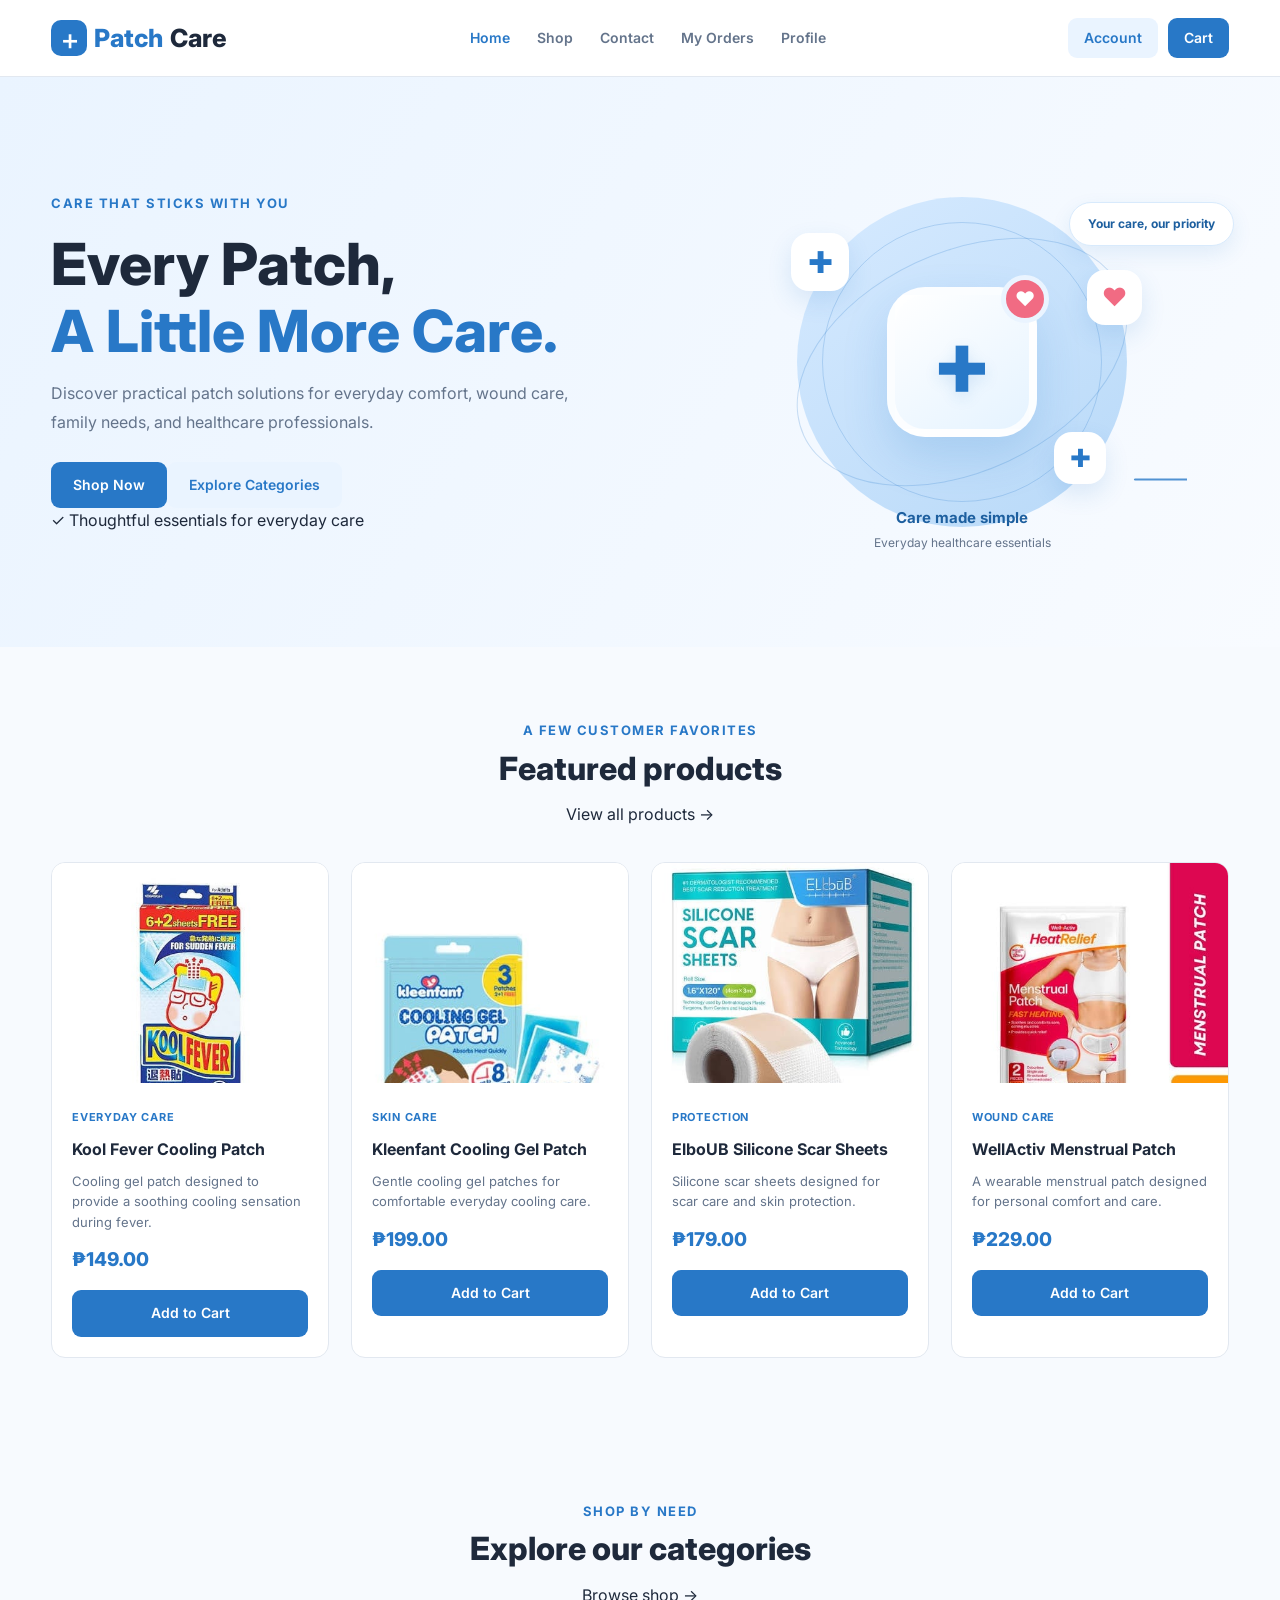
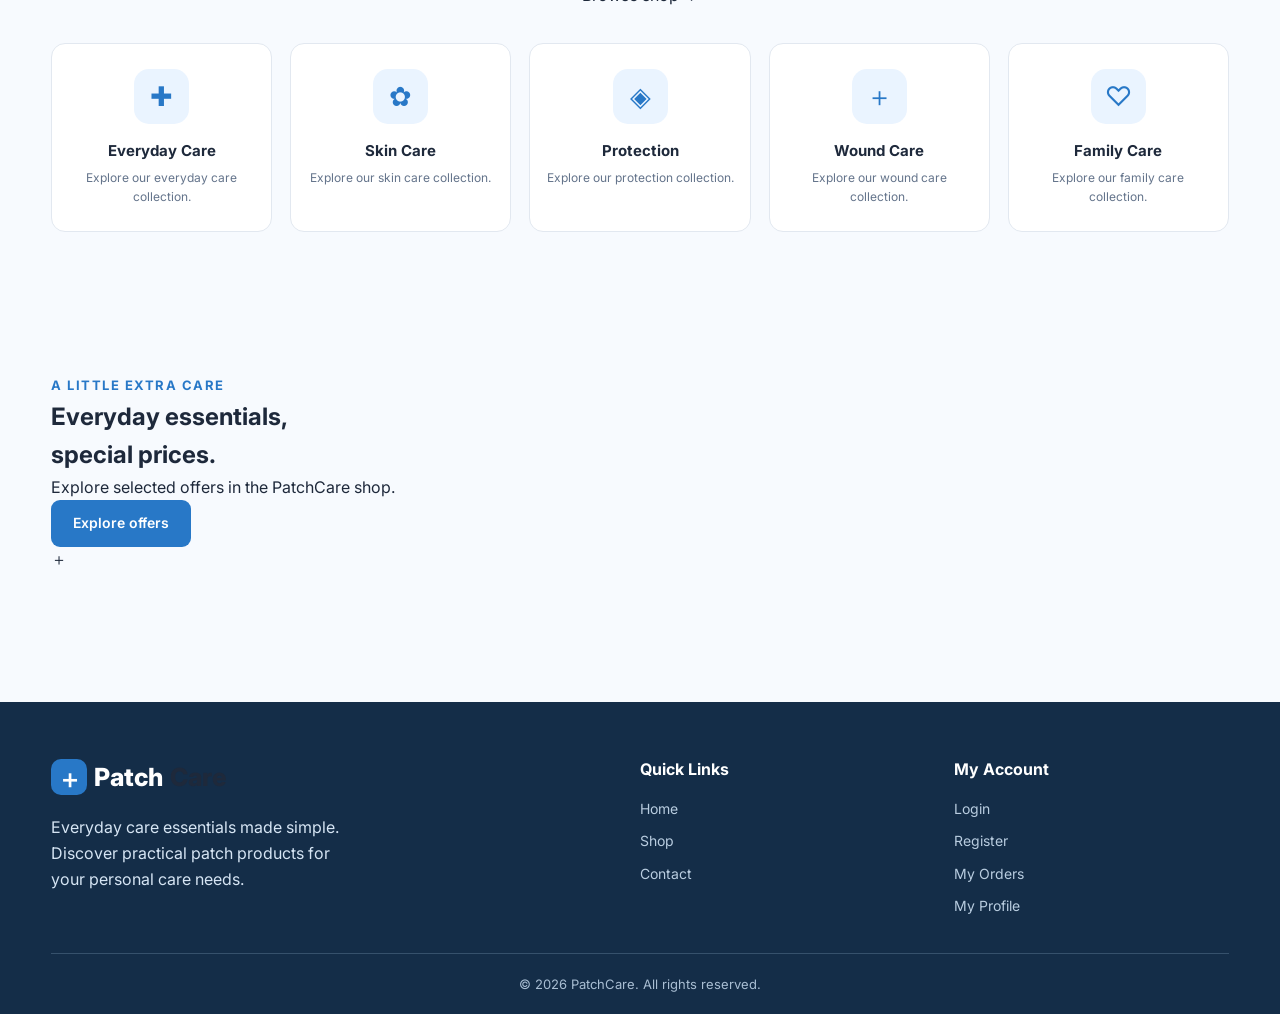
<file: nursing/index.html>
<!DOCTYPE html>
<html lang="en">

<head>
    <meta charset="UTF-8">
    <meta name="viewport" content="width=device-width,initial-scale=1">
    <title>PatchCare | Every Patch, A Little More Care</title>
    <link rel="stylesheet" href="css/style.css">
    <link rel="stylesheet" href="css/responsive.css">
</head>

<body>
    <div id="site-header"></div>
    <main>
        <section class="hero container">
            <div class="hero-copy"><span class="eyebrow">CARE THAT STICKS WITH YOU</span>
                <h1>Every Patch,<br><span>A Little More Care.</span></h1>
                <p>Discover practical patch solutions for everyday comfort, wound care, family needs, and healthcare
                    professionals.</p>
                <div class="hero-actions"><a class="btn" href="shop.html">Shop Now</a><a class="btn btn-light"
                        href="shop.html#categories">Explore Categories</a></div>
                <div class="hero-note"><span class="check">✓</span> Thoughtful essentials for everyday care</div>
            </div>
            
<div class="hero-art">
    <div class="hero-circle"></div>

    <div class="medical-visual">
        <div class="medical-orbit orbit-one"></div>
        <div class="medical-orbit orbit-two"></div>

        <div class="medical-center">
            <span class="medical-cross">+</span>
            <span class="medical-heart">♥</span>
        </div>

        <div class="medical-float float-cross">✚</div>
        <div class="medical-float float-heart">♥</div>
        <div class="medical-float float-pill">✚</div>

        <div class="heartbeat-line">
            <svg viewBox="0 0 500 100" preserveAspectRatio="none">
                <polyline points="0,50 100,50 130,50 150,20 170,80 195,5 220,65 245,50 500,50"/>
            </svg>
        </div>

        <div class="medical-caption">
            <strong>Care made simple</strong>
            <small>Everyday healthcare essentials</small>
        </div>
    </div>

    <span class="float-tag">Your care, our priority</span>
</div>

        </section>
        <section class="section container">
            <div class="section-heading">
                <div><span class="eyebrow">A FEW CUSTOMER FAVORITES</span>
                    <h2>Featured products</h2>
                </div><a class="text-link" href="shop.html">View all products →</a>
            </div>
            <div class="product-grid" id="featured-products"></div>
        </section>
        <section class="section category-section" id="categories">
            <div class="container">
                <div class="section-heading">
                    <div><span class="eyebrow">SHOP BY NEED</span>
                        <h2>Explore our categories</h2>
                    </div><a class="text-link" href="shop.html">Browse shop →</a>
                </div>
                <div class="category-grid" id="home-categories"></div>
            </div>
        </section>
        <section class="section container">
            <div class="promo">
                <div><span class="eyebrow">A LITTLE EXTRA CARE</span>
                    <h2>Everyday essentials,<br>special prices.</h2>
                    <p>Explore selected offers in the PatchCare shop.</p><a class="btn btn-white"
                        href="shop.html?sort=price-low">Explore offers</a>
                </div>
                <div class="promo-symbol">＋</div>
            </div>
        </section>
    </main>
    <div id="site-footer"></div>
    <script src="js/products.js"></script>
    <script src="js/main.js"></script>
</body>

</html>
</file>
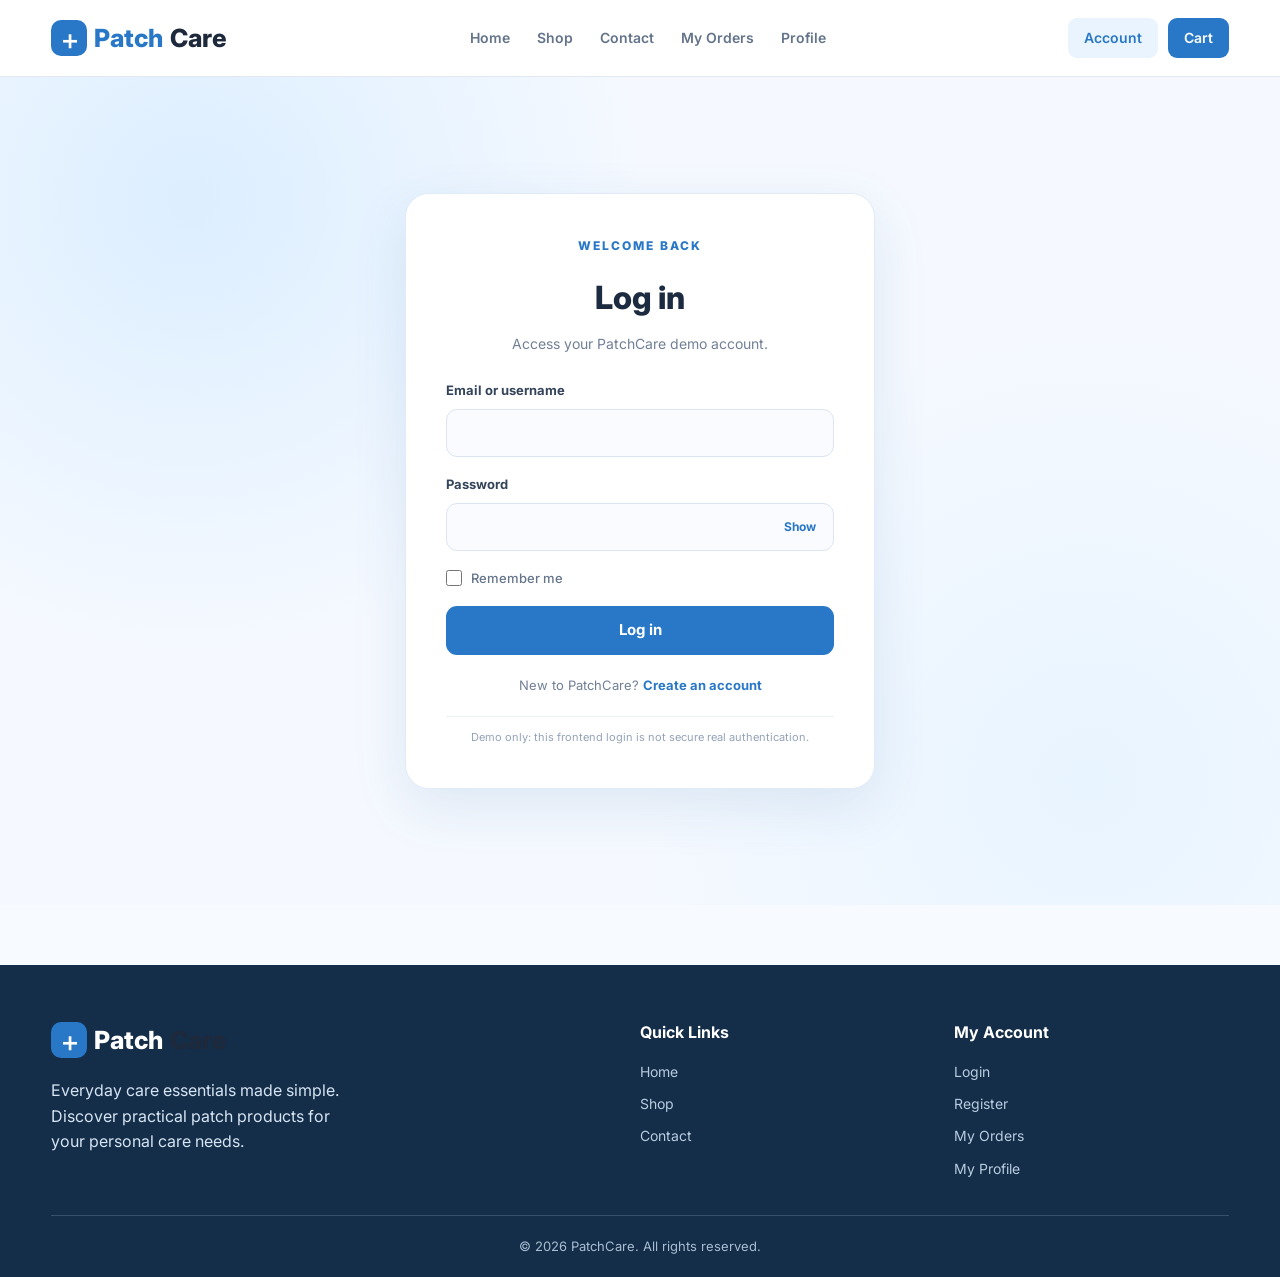
<file: nursing/checkout.html>
<!DOCTYPE html>
<html lang="en">

<head>
    <meta charset="UTF-8">
    <meta name="viewport" content="width=device-width,initial-scale=1">
    <title>Checkout | PatchCare</title>
    <link rel="stylesheet" href="css/style.css">
    <link rel="stylesheet" href="css/responsive.css">
</head>

<body>
    <div id="site-header"></div>
    <main class="container page-main">
        <div class="page-intro"><span class="eyebrow">ALMOST THERE</span>
            <h1>Checkout</h1>
            <p>Enter your delivery details and review your order.</p>
        </div>
        <div id="checkout-content"></div>
    </main>
    <div id="site-footer"></div>
    <script src="js/products.js"></script>
    <script src="js/main.js"></script>
    <script src="js/checkout.js"></script>
</body>

</html>
</file>
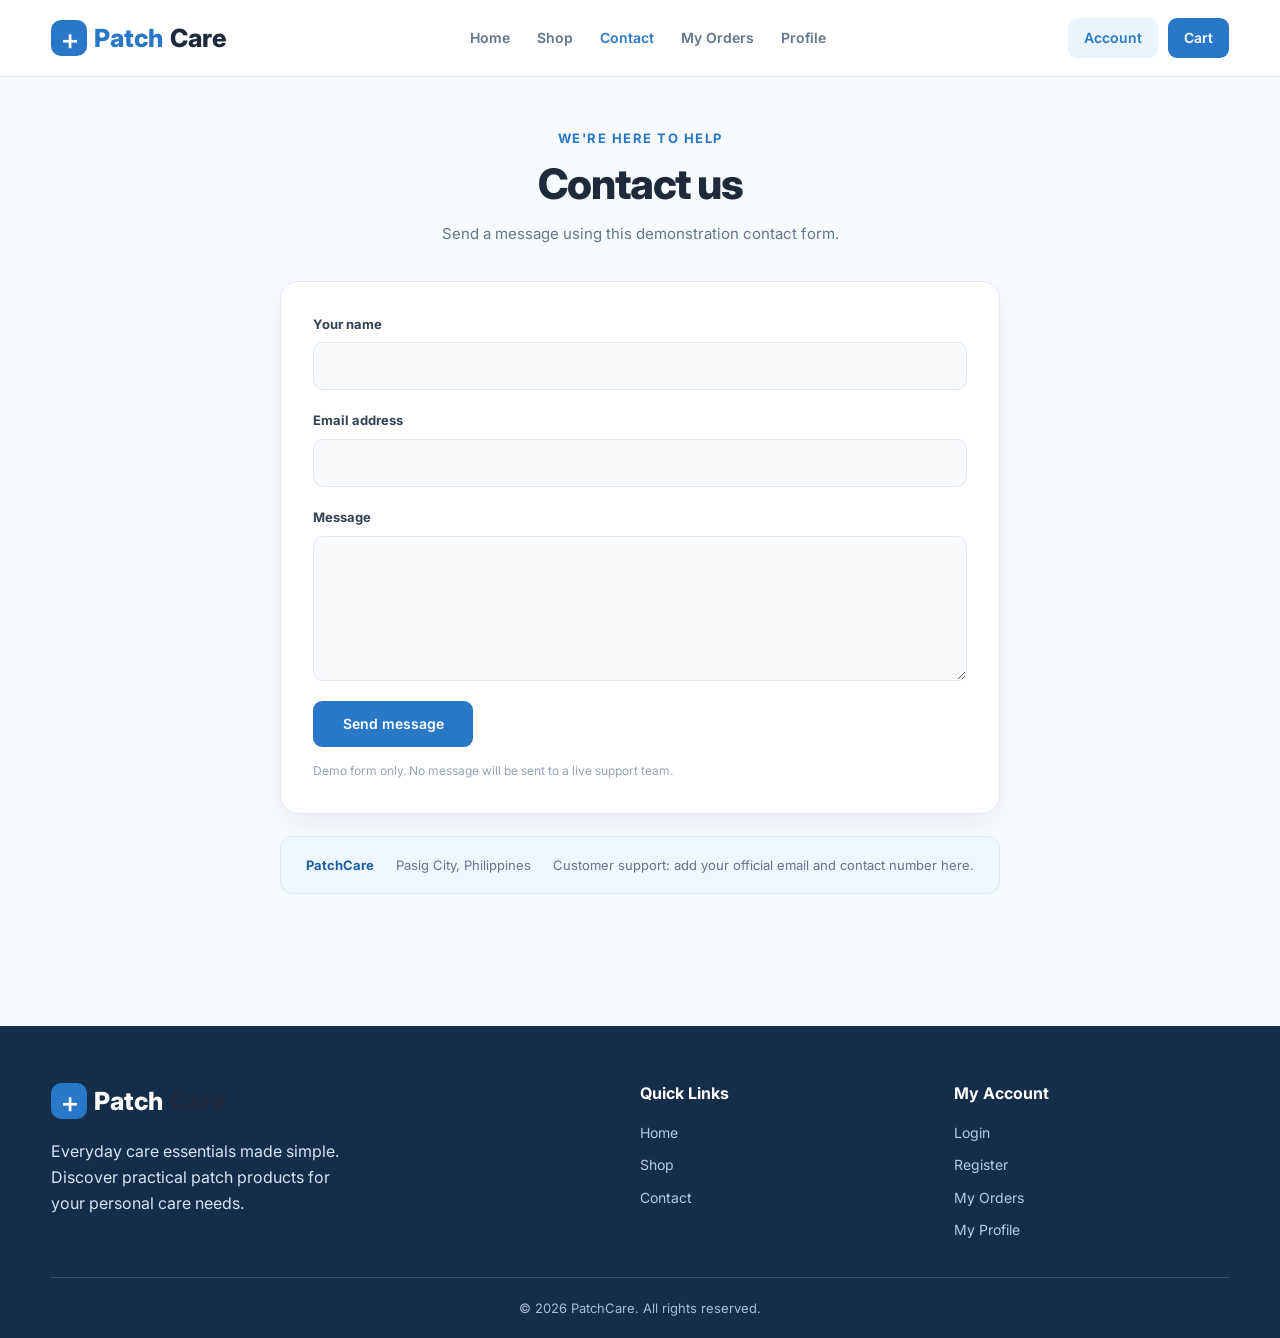
<file: nursing/contact.html>
<!DOCTYPE html>
<html lang="en">

<head>
    <meta charset="UTF-8">
    <meta name="viewport" content="width=device-width,initial-scale=1">
    <title>Contact | PatchCare</title>
    <link rel="stylesheet" href="css/style.css">
    <link rel="stylesheet" href="css/responsive.css">
</head>

<body>
    <div id="site-header"></div>
    <main class="container page-main">
        <div class="page-intro"><span class="eyebrow">WE'RE HERE TO HELP</span>
            <h1>Contact us</h1>
            <p>Send a message using this demonstration contact form.</p>
        </div>
        <form class="content-card contact-form" id="contact-form"><label>Your name<input required
                    name="name"></label><label>Email address<input required type="email"
                    name="email"></label><label>Message<textarea required name="message"
                    rows="5"></textarea></label><button class="btn" type="submit">Send message</button>
            <p class="notice">Demo form only. No message will be sent to a live support team.</p>
        </form>
        <div class="contact-meta"><strong>PatchCare</strong><span>Pasig City, Philippines</span><span>Customer support:
                add your official email and contact number here.</span></div>
    </main>
    <div id="site-footer"></div>
    <script src="js/main.js"></script>
</body>

</html>
</file>
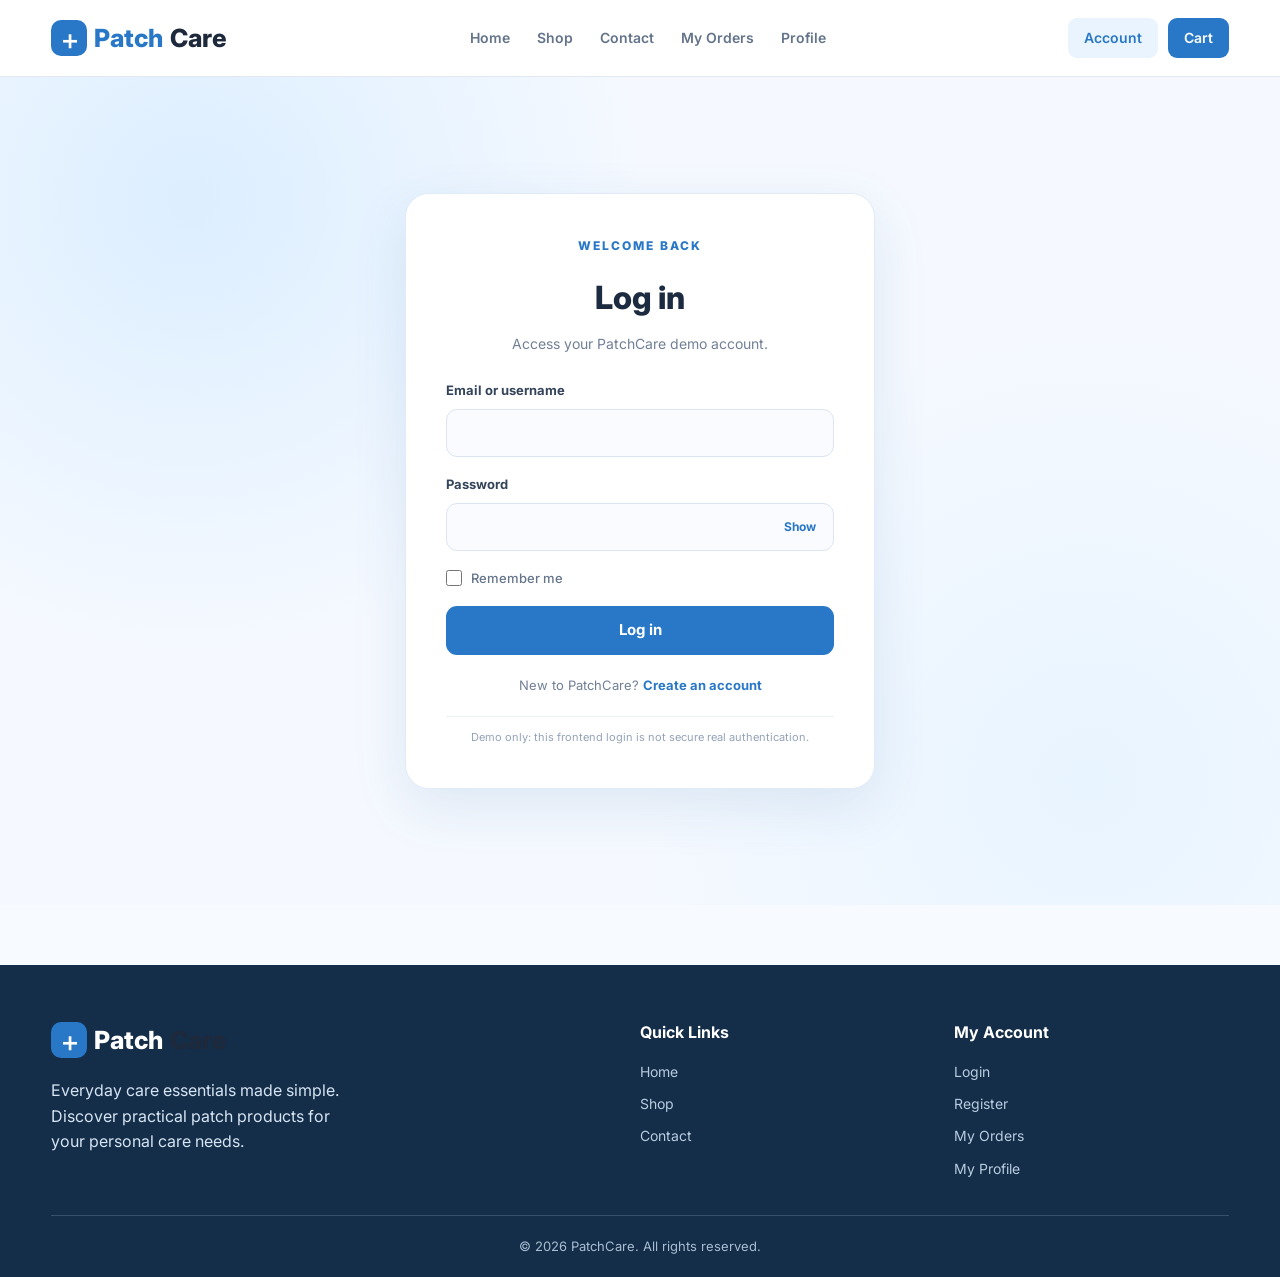
<file: nursing/login.html>
<!DOCTYPE html>
<html lang="en">

<head>
    <meta charset="UTF-8">
    <meta name="viewport" content="width=device-width,initial-scale=1">
    <title>Log in | PatchCare</title>
    <link rel="stylesheet" href="css/style.css">
    <link rel="stylesheet" href="css/auth.css">
    <link rel="stylesheet" href="css/responsive.css">
</head>

<body>
    <div id="site-header"></div>
    <main class="auth-wrap">
        <form class="auth-card" id="login-form"><span class="eyebrow">WELCOME BACK</span>
            <h1>Log in</h1>
            <p>Access your PatchCare demo account.</p><label>Email or username<input name="identity" required
                    autocomplete="username"></label><label>Password<div class="password-wrap"><input name="password"
                        id="login-password" type="password" required autocomplete="current-password"><button
                        type="button" class="password-toggle" data-toggle="login-password">Show</button></div>
                </label><label class="check-label"><input type="checkbox" name="remember"> Remember me</label><button
                class="btn full-width" type="submit">Log in</button>
            <p class="auth-foot">New to PatchCare? <a href="signup.html">Create an account</a></p><small
                class="notice">Demo only: this frontend login is not secure real authentication.</small>
        </form>
    </main>
    <div id="site-footer"></div>
    <script src="js/main.js"></script>
    <script src="js/auth.js"></script>
</body>

</html>
</file>
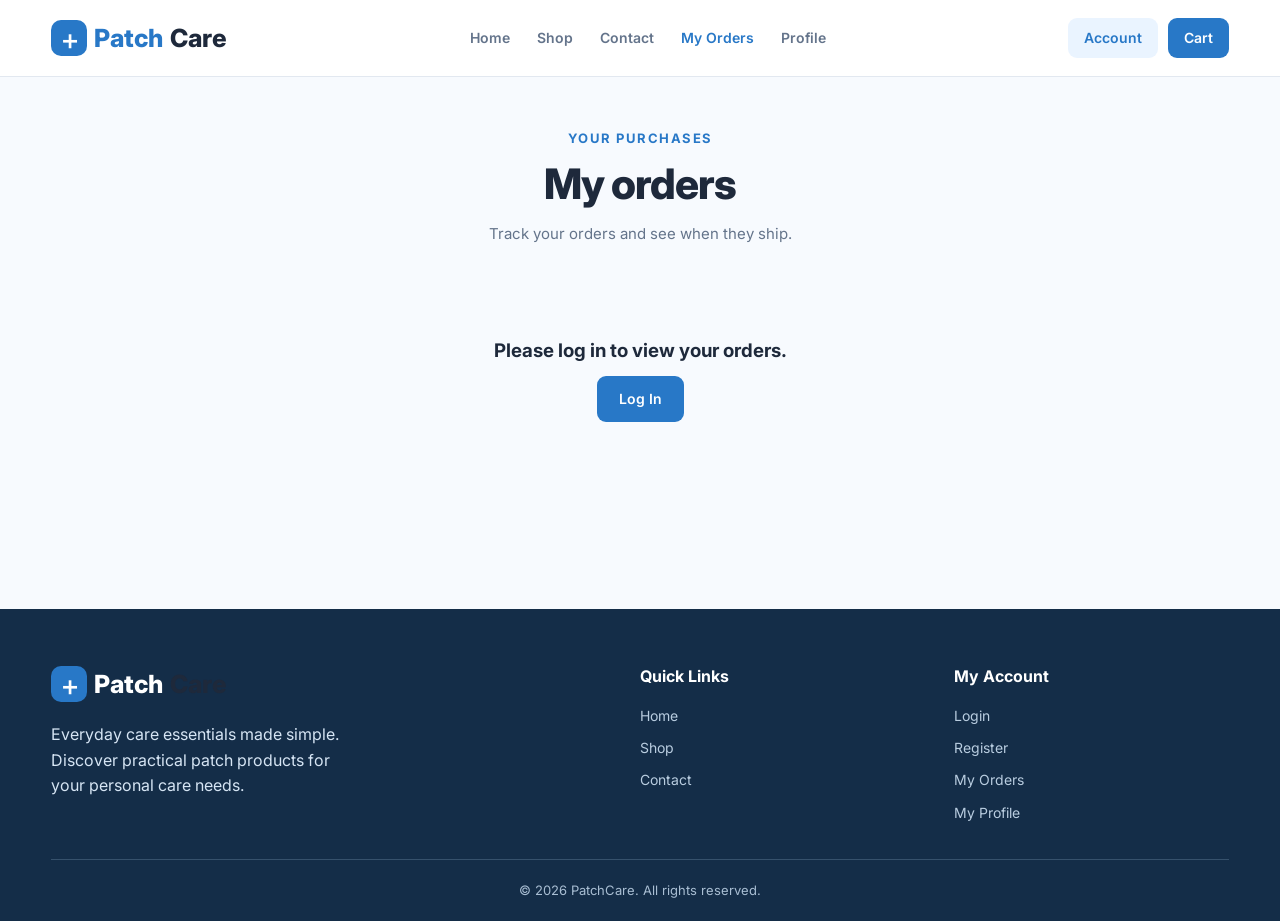
<file: nursing/orders.html>
<!DOCTYPE html>
<html lang="en">

<head>
    <meta charset="UTF-8">
    <meta name="viewport" content="width=device-width,initial-scale=1">
    <title>My Orders | PatchCare</title>
    <link rel="stylesheet" href="css/style.css">
    <link rel="stylesheet" href="css/responsive.css">
</head>

<body>
    <div id="site-header"></div>
    <main class="container page-main">
        <div class="page-intro"><span class="eyebrow">YOUR PURCHASES</span>
            <h1>My orders</h1>
            <p>Track your orders and see when they ship.</p>
        </div>
        <div id="orders-content"></div>
    </main>
    <div id="site-footer"></div>
    <script src="js/products.js"></script>
    <script src="js/main.js"></script>
    <script src="js/auth.js"></script>
</body>

</html>
</file>
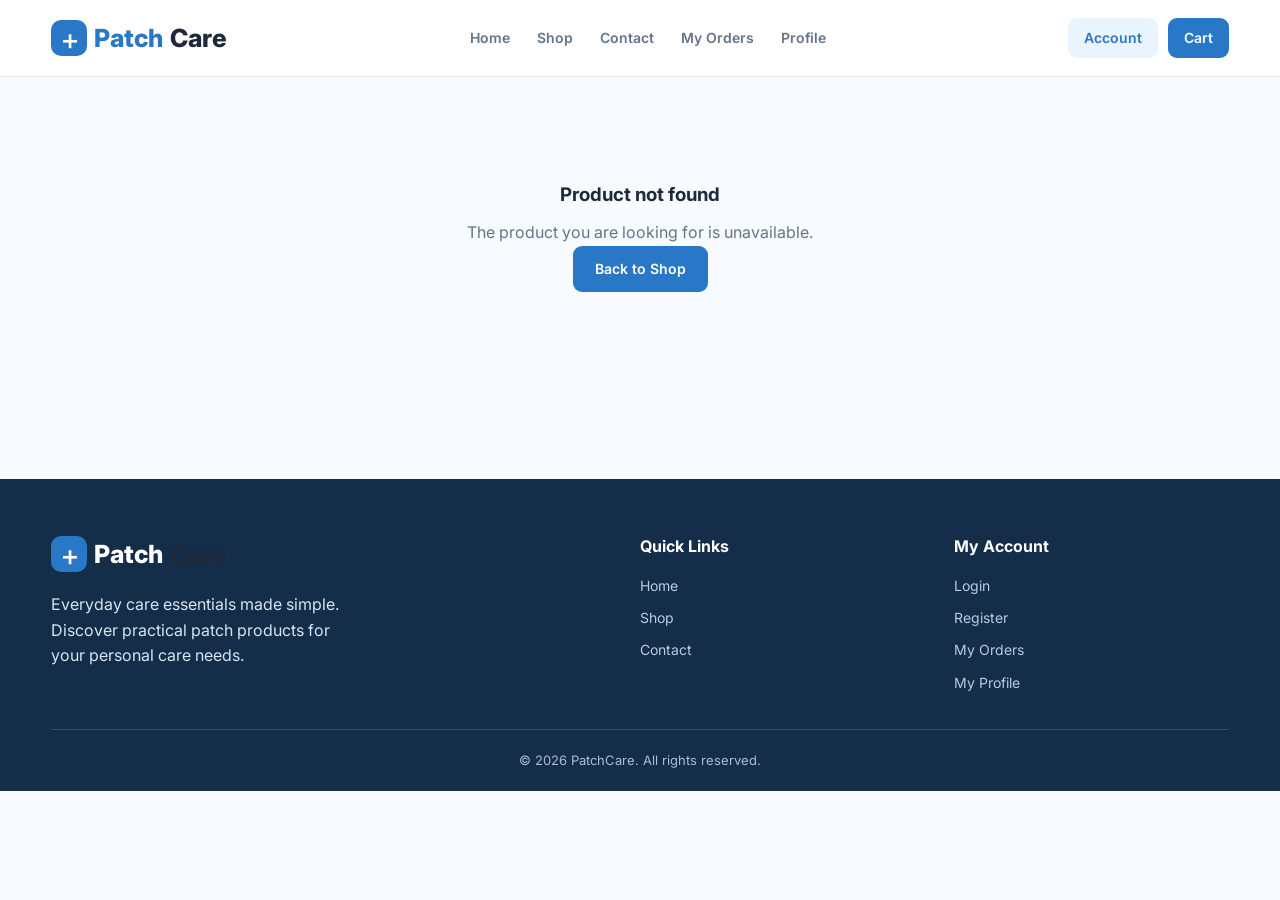
<file: nursing/product-details.html>
<!DOCTYPE html>
<html lang="en">

<head>
    <meta charset="UTF-8">
    <meta name="viewport" content="width=device-width,initial-scale=1">
    <title>Product details | PatchCare</title>
    <link rel="stylesheet" href="css/style.css">
    <link rel="stylesheet" href="css/responsive.css">
</head>

<body>
    <div id="site-header"></div>
    <main class="container page-main" id="product-detail"></main>
    <div id="site-footer"></div>
    <script src="js/products.js"></script>
    <script src="js/main.js"></script>
</body>

</html>
</file>
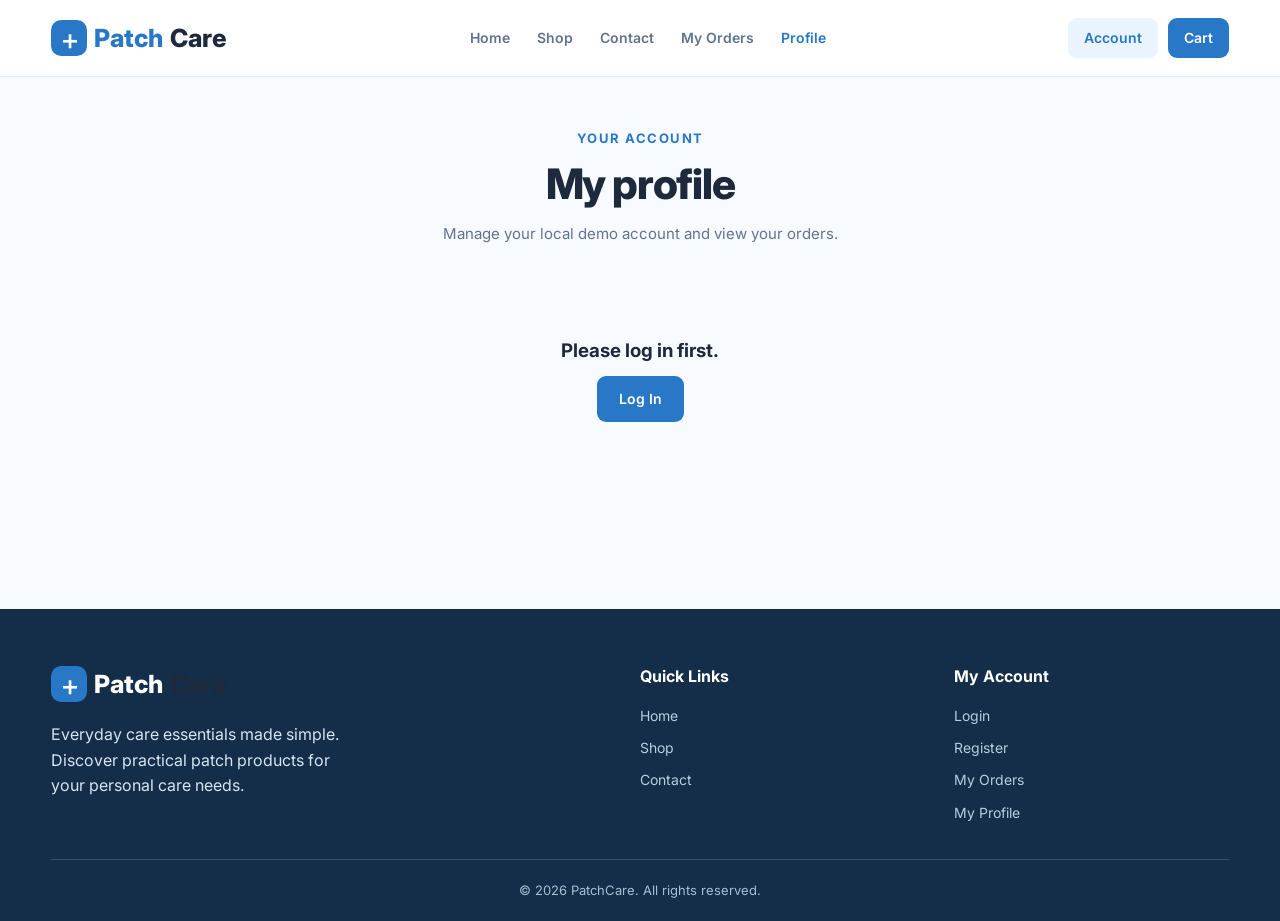
<file: nursing/profile.html>
<!DOCTYPE html>
<html lang="en">

<head>
    <meta charset="UTF-8">
    <meta name="viewport" content="width=device-width,initial-scale=1">
    <title>My Profile | PatchCare</title>
    <link rel="stylesheet" href="css/style.css">
    <link rel="stylesheet" href="css/responsive.css">
</head>

<body>
    <div id="site-header"></div>
    <main class="container page-main">
        <div class="page-intro"><span class="eyebrow">YOUR ACCOUNT</span>
            <h1>My profile</h1>
            <p>Manage your local demo account and view your orders.</p>
        </div>
        <div id="profile-content"></div>
    </main>
    <div id="site-footer"></div>
    <script src="js/main.js"></script>
    <script src="js/auth.js"></script>
</body>

</html>
</file>
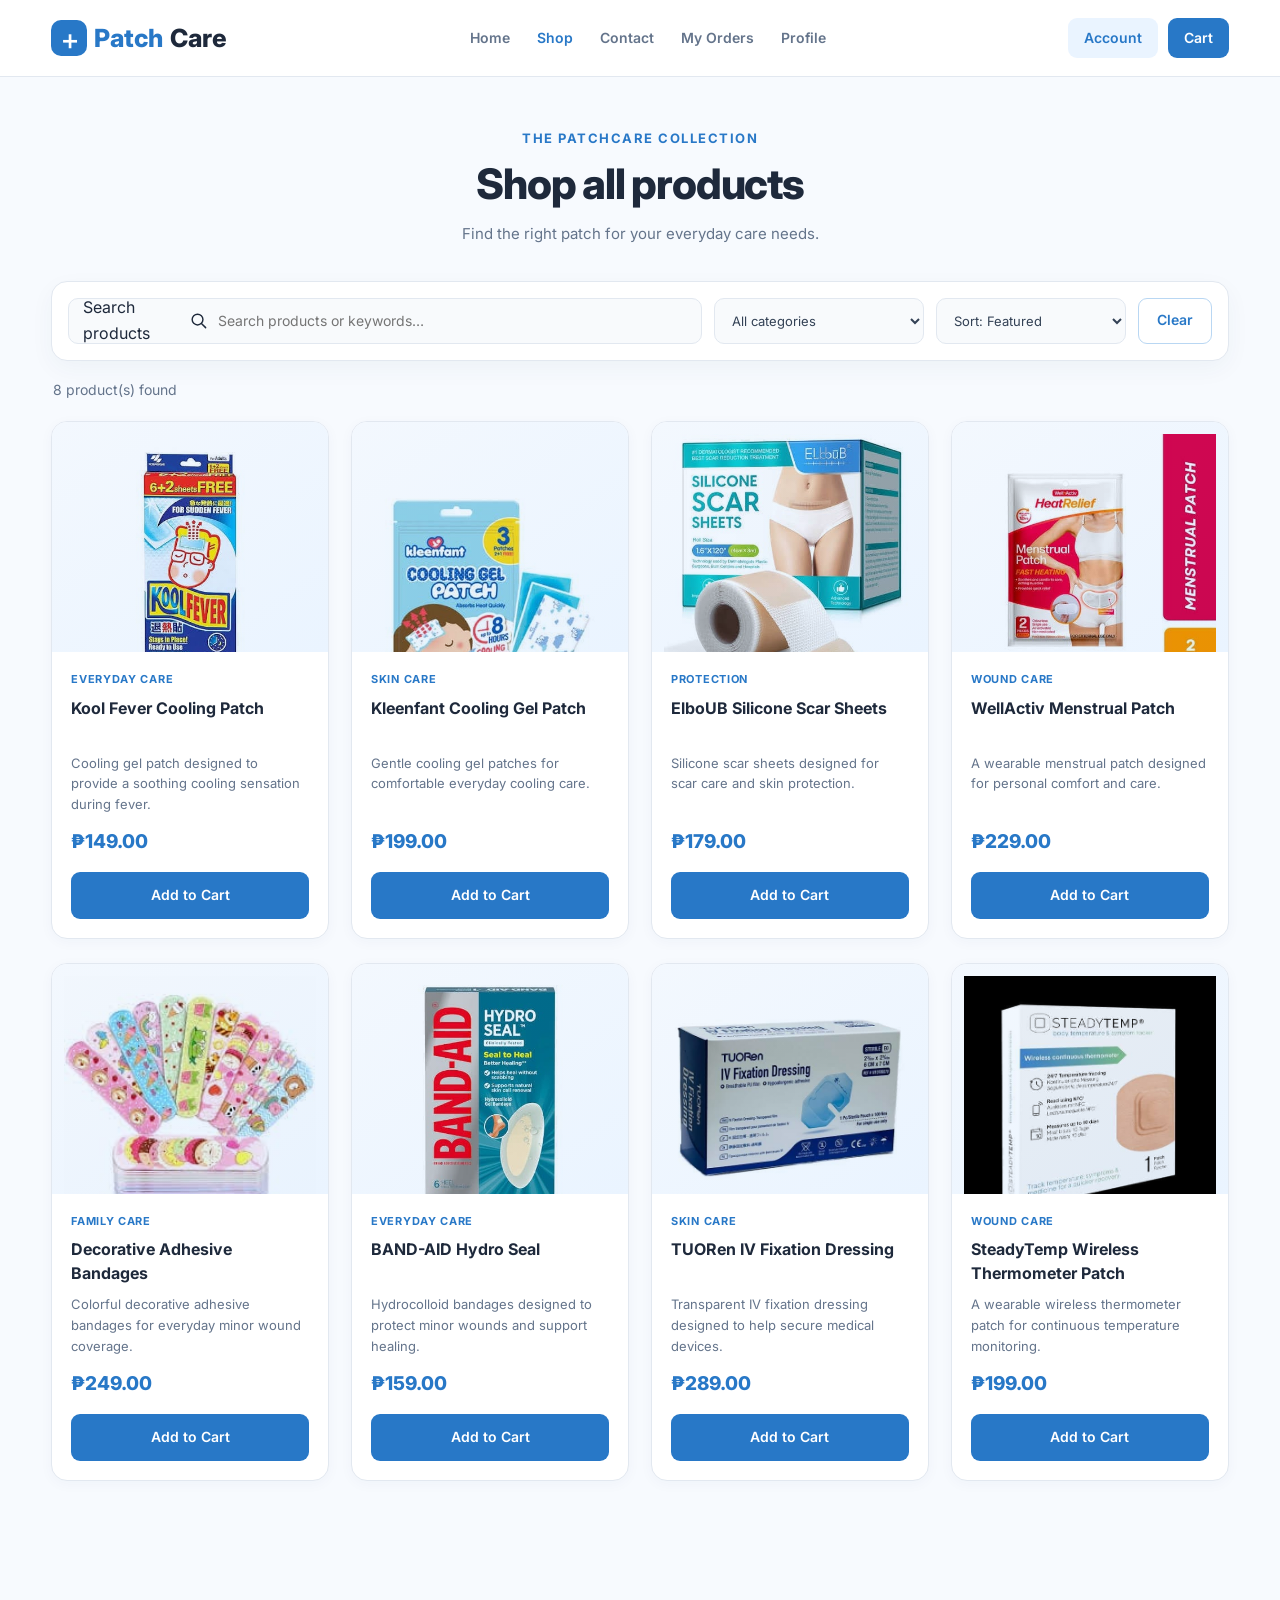
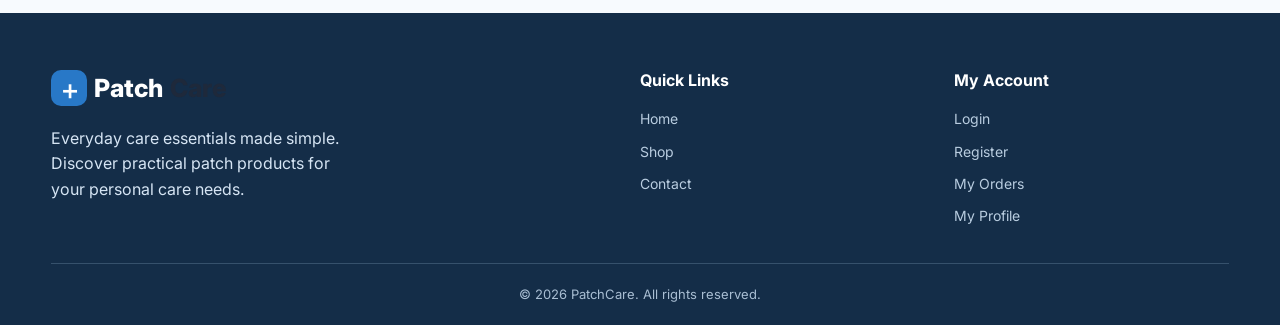
<file: nursing/shop.html>
<!DOCTYPE html>
<html lang="en">

<head>
    <meta charset="UTF-8">
    <meta name="viewport" content="width=device-width,initial-scale=1">
    <title>Shop | PatchCare</title>
    <link rel="stylesheet" href="css/style.css">
    <link rel="stylesheet" href="css/responsive.css">
</head>

<body>
    <div id="site-header"></div>
    <main class="container page-main">
        <div class="page-intro"><span class="eyebrow">THE PATCHCARE COLLECTION</span>
            <h1>Shop all products</h1>
            <p>Find the right patch for your everyday care needs.</p>
        </div>
        <div class="shop-tools"><label class="search-box"><span class="sr-only">Search products</span><svg
                    viewBox="0 0 24 24">
                    <circle cx="10.8" cy="10.8" r="6.8"></circle>
                    <path d="m16 16 5 5"></path>
                </svg><input id="product-search" type="search"
                    placeholder="Search products or keywords…"></label><select id="category-filter"
                aria-label="Filter by category">
                <option value="">All categories</option>
            </select><select id="sort-filter" aria-label="Sort products">
                <option value="">Sort: Featured</option>
                <option value="price-low">Price: Low to high</option>
                <option value="price-high">Price: High to low</option>
                <option value="name">Name: A to Z</option>
            </select><button class="btn btn-outline btn-small" id="clear-filters">Clear</button></div>
        <p class="results-count" id="results-count"></p>
        <div class="product-grid" id="shop-products"></div>
        <p class="empty-state hidden" id="empty-state">No matching products found. Try another search or clear your
            filters.</p>
    </main>
    <div id="site-footer"></div>
    <script src="js/products.js"></script>
    <script src="js/main.js"></script>
</body>

</html>
</file>
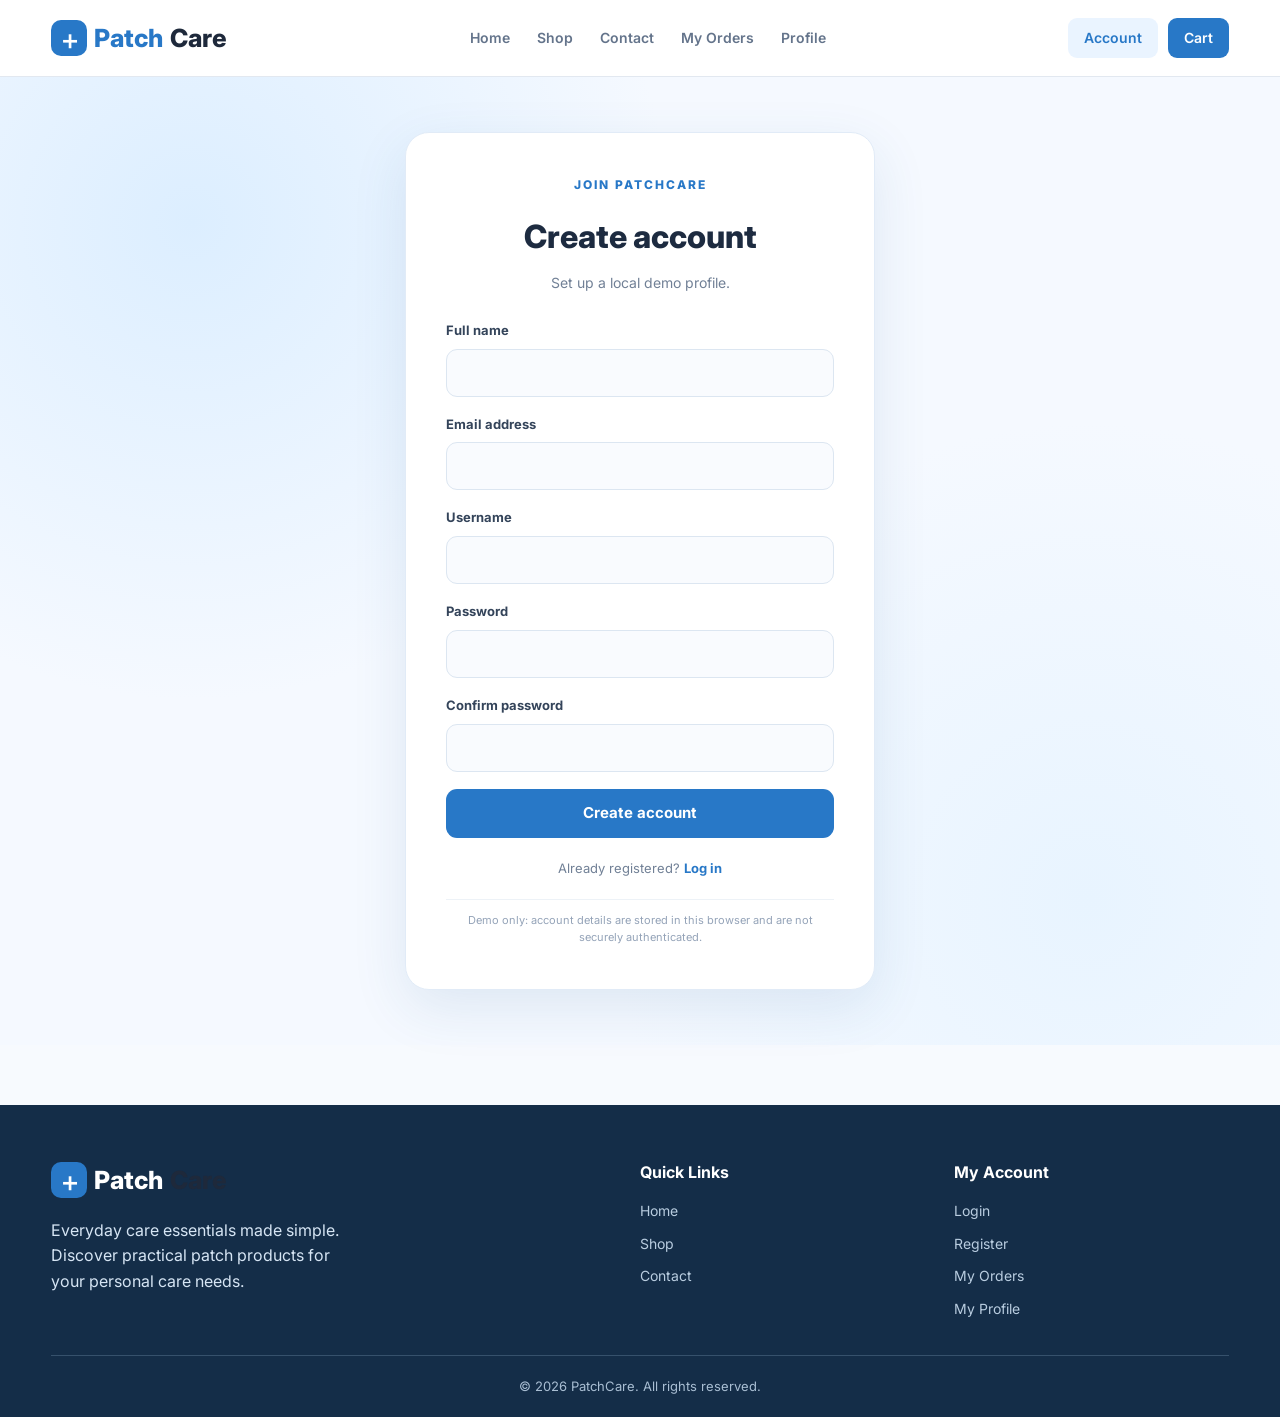
<file: nursing/signup.html>
<!DOCTYPE html>
<html lang="en">

<head>
    <meta charset="UTF-8">
    <meta name="viewport" content="width=device-width,initial-scale=1">
    <title>Create account | PatchCare</title>
    <link rel="stylesheet" href="css/style.css">
    <link rel="stylesheet" href="css/auth.css">
    <link rel="stylesheet" href="css/responsive.css">
</head>

<body>
    <div id="site-header"></div>
    <main class="auth-wrap">
        <form class="auth-card" id="signup-form"><span class="eyebrow">JOIN PATCHCARE</span>
            <h1>Create account</h1>
            <p>Set up a local demo profile.</p><label>Full name<input name="name" required></label><label>Email
                address<input name="email" type="email" required></label><label>Username<input name="username"
                    required></label><label>Password<input name="password" type="password" minlength="6"
                    required></label><label>Confirm password<input name="confirm" type="password" minlength="6"
                    required></label><button class="btn full-width" type="submit">Create account</button>
            <p class="auth-foot">Already registered? <a href="login.html">Log in</a></p><small class="notice">Demo only:
                account details are stored in this browser and are not securely authenticated.</small>
        </form>
    </main>
    <div id="site-footer"></div>
    <script src="js/main.js"></script>
    <script src="js/auth.js"></script>
</body>

</html>
</file>
<file: nursing/css/style.css>
/* ========================================
   PATCHCARE - MAIN STYLESHEET
======================================== */

@import url('https://fonts.googleapis.com/css2?family=Inter:wght@400;500;600;700;800&display=swap');

:root {
    --primary: #2878C7;
    --primary-dark: #1D5F9F;
    --light-blue: #EAF4FF;
    --background: #F7FAFE;
    --white: #FFFFFF;
    --dark: #1E293B;
    --gray: #64748B;
    --border: #E2E8F0;
    --success: #16A34A;
    --danger: #DC2626;
    --radius: 14px;
    --shadow: 0 5px 20px rgba(40, 120, 199, 0.08);
}

* {
    margin: 0;
    padding: 0;
    box-sizing: border-box;
}

html {
    scroll-behavior: smooth;
}

body {
    font-family: 'Inter', sans-serif;
    background: var(--background);
    color: var(--dark);
    line-height: 1.6;
}

a {
    text-decoration: none;
    color: inherit;
}

button, input, select, textarea {
    font: inherit;
}

button {
    cursor: pointer;
}

img {
    max-width: 100%;
    display: block;
}

.container {
    width: 90%;
    max-width: 1200px;
    margin: auto;
}

/* HEADER */

#site-header {
    background: var(--white);
    border-bottom: 1px solid var(--border);
    position: sticky;
    top: 0;
    z-index: 1000;
}

.site-header {
    min-height: 76px;
    display: flex;
    align-items: center;
    justify-content: space-between;
    gap: 25px;
}

.logo {
    font-size: 25px;
    font-weight: 800;
    color: var(--primary);
    display: flex;
    align-items: center;
    gap: 7px;
}

.logo span:last-child {
    color: var(--dark);
}

.logo-icon {
    width: 36px;
    height: 36px;
    border-radius: 10px;
    background: var(--primary);
    color: white;
    display: grid;
    place-items: center;
}

.nav-links {
    display: flex;
    align-items: center;
    gap: 27px;
}

.nav-links a {
    font-size: 14px;
    font-weight: 600;
    color: var(--gray);
    transition: .3s;
}

.nav-links a:hover,
.nav-links a.active {
    color: var(--primary);
}

.nav-actions {
    display: flex;
    align-items: center;
    gap: 10px;
}

/* BUTTONS */

.btn {
    display: inline-flex;
    justify-content: center;
    align-items: center;
    gap: 8px;
    padding: 12px 22px;
    border: none;
    border-radius: 9px;
    background: var(--primary);
    color: white;
    font-weight: 600;
    font-size: 14px;
    transition: .3s;
}

.btn:hover {
    background: var(--primary-dark);
    transform: translateY(-2px);
}

.btn-light {
    background: var(--light-blue);
    color: var(--primary);
}

.btn-light:hover {
    background: #D8EAFC;
    color: var(--primary-dark);
}

.btn-small {
    padding: 9px 16px;
}

/* HERO SECTION */

.hero {
    background: linear-gradient(120deg, #EAF4FF, #F8FBFF);
    padding: 85px 0;
}

.hero-content {
    display: grid;
    grid-template-columns: 1.1fr .9fr;
    align-items: center;
    gap: 50px;
}

.hero h1 {
    font-size: clamp(36px, 5vw, 58px);
    line-height: 1.15;
    margin: 15px 0;
    font-weight: 800;
}

.hero h1 span {
    color: var(--primary);
}

.hero p {
    color: var(--gray);
    font-size: 16px;
    max-width: 520px;
    margin-bottom: 25px;
}

.eyebrow {
    color: var(--primary);
    font-size: 13px;
    font-weight: 700;
    text-transform: uppercase;
    letter-spacing: 1.5px;
}

.hero-image {
    min-height: 350px;
    background: #DCEEFF;
    border-radius: 25px;
    display: grid;
    place-items: center;
    overflow: hidden;
}

/* SECTION */

.section {
    padding: 70px 0;
}

.section-heading {
    text-align: center;
    margin-bottom: 35px;
}

.section-heading h2 {
    font-size: 32px;
    font-weight: 800;
    margin-bottom: 8px;
}

.section-heading p {
    color: var(--gray);
}

/* CATEGORIES */

.category-grid {
    display: grid;
    grid-template-columns: repeat(5, 1fr);
    gap: 18px;
}

.category-card {
    background: var(--white);
    border: 1px solid var(--border);
    border-radius: var(--radius);
    padding: 25px 15px;
    text-align: center;
    transition: .3s;
}

.category-card:hover {
    border-color: var(--primary);
    transform: translateY(-5px);
    box-shadow: var(--shadow);
}

.category-icon {
    width: 55px;
    height: 55px;
    background: var(--light-blue);
    color: var(--primary);
    border-radius: 15px;
    display: grid;
    place-items: center;
    font-size: 27px;
    margin: 0 auto 15px;
}

.category-card h3 {
    font-size: 15px;
    margin-bottom: 5px;
}

.category-card p {
    color: var(--gray);
    font-size: 12px;
}

/* PRODUCT GRID */

.product-grid {
    display: grid;
    grid-template-columns: repeat(4, 1fr);
    gap: 22px;
}

.product-card {
    background: var(--white);
    border: 1px solid var(--border);
    border-radius: var(--radius);
    overflow: hidden;
    transition: .3s;
}

.product-card:hover {
    transform: translateY(-5px);
    box-shadow: var(--shadow);
}

.product-image {
    height: 220px;
    background: #EDF5FD;
    display: grid;
    place-items: center;
    overflow: hidden;
}

.product-image img {
    width: 100%;
    height: 100%;
    object-fit: cover;
}

.medical-cross {
    font-size: 65px;
    color: var(--primary);
}

.product-info {
    padding: 20px;
}

.product-category {
    font-size: 11px;
    font-weight: 700;
    color: var(--primary);
    text-transform: uppercase;
    letter-spacing: .7px;
}

.product-info h3 {
    font-size: 16px;
    margin: 8px 0;
}

.product-info p {
    font-size: 13px;
    color: var(--gray);
    min-height: 42px;
    margin-bottom: 12px;
}

.product-price {
    font-size: 19px;
    font-weight: 800;
    color: var(--primary);
    margin-bottom: 15px;
}

.product-info .btn {
    width: 100%;
}

/* SHOP */

.shop-layout {
    padding: 55px 0;
}

.shop-toolbar {
    display: flex;
    align-items: center;
    justify-content: space-between;
    gap: 15px;
    flex-wrap: wrap;
    margin-bottom: 25px;
}

.shop-filters {
    display: flex;
    gap: 12px;
    flex-wrap: wrap;
}

.shop-filters input,
.shop-filters select,
.form-group input,
.form-group textarea,
.form-group select {
    padding: 12px 15px;
    border: 1px solid var(--border);
    border-radius: 9px;
    background: white;
    outline: none;
    min-width: 150px;
}

.shop-filters input:focus,
.shop-filters select:focus,
.form-group input:focus {
    border-color: var(--primary);
}

.hidden {
    display: none !important;
}

#results-count {
    color: var(--gray);
    font-size: 14px;
    margin-bottom: 20px;
}

/* PRODUCT DETAILS */

.product-detail-layout {
    display: grid;
    grid-template-columns: 1fr 1fr;
    gap: 55px;
    align-items: center;
    padding: 60px 0;
}

.product-detail-image {
    min-height: 400px;
    background: #EAF4FF;
    border-radius: 20px;
    display: grid;
    place-items: center;
    overflow: hidden;
}

.product-detail-image img {
    width: 100%;
    height: 100%;
    object-fit: cover;
}

.product-detail-info h1 {
    font-size: 35px;
    margin: 12px 0;
}

.product-detail-info p {
    color: var(--gray);
    margin: 15px 0;
}

.detail-price {
    font-size: 28px;
    color: var(--primary);
    font-weight: 800;
    margin: 20px 0;
}

.quantity-input {
    width: 90px;
    padding: 10px;
    border: 1px solid var(--border);
    border-radius: 8px;
    margin: 10px;
}

/* FORMS */

.form-container {
    width: 90%;
    max-width: 480px;
    margin: 60px auto;
    background: white;
    padding: 35px;
    border-radius: 18px;
    box-shadow: var(--shadow);
}

.form-container h1,
.form-container h2 {
    text-align: center;
    margin-bottom: 10px;
}

.form-container > p {
    color: var(--gray);
    text-align: center;
    margin-bottom: 25px;
}

.form-group {
    margin-bottom: 18px;
}

.form-group label {
    display: block;
    font-size: 13px;
    font-weight: 600;
    margin-bottom: 7px;
}

.form-group input,
.form-group textarea,
.form-group select {
    width: 100%;
}

.form-container .btn {
    width: 100%;
}

/* CART AND CHECKOUT */

.cart-container {
    padding: 55px 0;
}

.cart-item {
    display: flex;
    align-items: center;
    justify-content: space-between;
    gap: 20px;
    background: white;
    padding: 20px;
    border-radius: 12px;
    border: 1px solid var(--border);
    margin-bottom: 15px;
}

.cart-summary {
    background: white;
    padding: 25px;
    border-radius: var(--radius);
    border: 1px solid var(--border);
    margin-top: 25px;
}

.cart-summary h3 {
    margin-bottom: 15px;
}

.cart-total {
    display: flex;
    justify-content: space-between;
    font-weight: 800;
    font-size: 20px;
    margin: 15px 0;
}

/* EMPTY STATE */

.empty-content,
.empty-state {
    text-align: center;
    padding: 55px 20px;
    color: var(--gray);
}

.empty-content h3,
.empty-state h3 {
    color: var(--dark);
    margin-bottom: 10px;
}

/* FOOTER */

.site-footer {
    background: #142D48;
    color: #D6E5F4;
    padding: 55px 0 20px;
    margin-top: 60px;
}

.footer-grid {
    display: grid;
    grid-template-columns: 2fr 1fr 1fr;
    gap: 40px;
    padding-bottom: 35px;
}

.footer-grid h3 {
    color: white;
    margin-bottom: 15px;
    font-size: 16px;
}

.footer-links {
    display: flex;
    flex-direction: column;
    gap: 10px;
}

.footer-links a {
    color: #B9CDE0;
    font-size: 14px;
}

.footer-links a:hover {
    color: white;
}

.footer-bottom {
    border-top: 1px solid #36516C;
    padding-top: 20px;
    text-align: center;
    font-size: 13px;
    color: #A9BED3;
}

/* UTILITIES */

.text-center {
    text-align: center;
}

.text-primary {
    color: var(--primary);
}

.mt-20 {
    margin-top: 20px;
}

.mb-20 {
    margin-bottom: 20px;
}



/* CHECKOUT LAYOUT */

.checkout-layout {
    display: grid;
    grid-template-columns: 1.3fr .9fr;
    gap: 35px;
    padding: 35px 0 60px;
    align-items: start;
}

.checkout-products,
.checkout-form-section {
    background: white;
    border: 1px solid var(--border);
    border-radius: 14px;
    padding: 25px;
}

.checkout-products h2,
.checkout-form-section h2 {
    font-size: 21px;
    margin-bottom: 22px;
}

.checkout-item-info {
    flex: 1;
}

.checkout-item-actions {
    display: flex;
    flex-direction: column;
    align-items: flex-end;
    gap: 10px;
}

.checkout-quantity {
    display: flex;
    align-items: center;
    gap: 13px;
    margin-top: 12px;
}

.checkout-quantity button {
    width: 30px;
    height: 30px;
    border: 1px solid var(--border);
    background: var(--light-blue);
    color: var(--primary);
    border-radius: 6px;
    font-weight: bold;
}

.remove-item {
    border: none;
    background: none;
    color: var(--danger);
    font-size: 13px;
    cursor: pointer;
}

.full-width {
    width: 100%;
}



/* ========================================
   SHOP & CONTACT PAGE DESIGN
======================================== */

/* PAGE SPACING */
.page-main {
    padding-top: 48px;
    padding-bottom: 72px;
}

.page-intro {
    max-width: 760px;
    margin: 0 auto 34px;
    text-align: center;
}

.page-intro .eyebrow {
    display: inline-block;
    margin-bottom: 10px;
}

.page-intro h1 {
    color: var(--dark);
    font-size: clamp(30px, 4vw, 42px);
    line-height: 1.2;
    font-weight: 800;
    letter-spacing: -1.2px;
    margin-bottom: 12px;
}

.page-intro p {
    color: var(--gray);
    font-size: 15px;
    line-height: 1.7;
}

/* SHOP SEARCH AND FILTERS */
.shop-tools {
    display: grid;
    grid-template-columns: minmax(240px, 1fr) 210px 190px auto;
    align-items: center;
    gap: 12px;
    padding: 16px;
    margin-bottom: 18px;
    background: var(--white);
    border: 1px solid var(--border);
    border-radius: 16px;
    box-shadow: 0 8px 24px rgba(30, 65, 100, .045);
}

.search-box {
    min-width: 0;
    height: 46px;
    display: flex;
    align-items: center;
    gap: 10px;
    padding: 0 14px;
    background: #F8FAFC;
    border: 1px solid var(--border);
    border-radius: 10px;
}

.search-box:focus-within {
    background: white;
    border-color: var(--primary);
    box-shadow: 0 0 0 3px rgba(40, 120, 199, .10);
}

.search-box svg {
    width: 19px;
    height: 19px;
    flex-shrink: 0;
    fill: none;
    stroke: currentColor;
    stroke-width: 1.8;
    stroke-linecap: round;
    stroke-linejoin: round;
}

.search-box input {
    width: 100%;
    min-width: 0;
    height: 100%;
    padding: 0;
    border: 0;
    outline: 0;
    background: transparent;
    color: var(--dark);
    font-size: 14px;
}

.shop-tools select {
    width: 100%;
    min-width: 0;
    height: 46px;
    padding: 0 13px;
    color: #334155;
    background: #F8FAFC;
    border: 1px solid var(--border);
    border-radius: 10px;
    outline: none;
    font-size: 13px;
    cursor: pointer;
}

.shop-tools select:focus {
    border-color: var(--primary);
}

.shop-tools .btn-outline {
    min-height: 46px;
    padding: 10px 18px;
    color: var(--primary);
    background: white;
    border: 1px solid #B9D7F3;
}

.shop-tools .btn-outline:hover {
    color: white;
    background: var(--primary);
}

.results-count {
    min-height: 22px;
    margin: 0 2px 18px;
    color: var(--gray);
    font-size: 13px;
}

/* PRODUCT GRID */
#shop-products {
    align-items: stretch;
    row-gap: 24px;
}

#shop-products .product-card {
    height: 100%;
    display: flex;
    flex-direction: column;
    border-radius: 16px;
    box-shadow: 0 3px 14px rgba(30, 65, 100, .035);
}

#shop-products .product-card:hover {
    box-shadow: 0 12px 28px rgba(40, 120, 199, .11);
}

#shop-products .product-image {
    height: 230px;
    padding: 12px;
    background: linear-gradient(145deg, #F3F8FE, #EAF4FF);
}

#shop-products .product-image img {
    object-fit: contain;
    mix-blend-mode: multiply;
}

#shop-products .product-info {
    flex: 1;
    display: flex;
    flex-direction: column;
    padding: 19px;
}

#shop-products .product-info h3 {
    min-height: 48px;
    line-height: 1.45;
}

#shop-products .product-info p {
    flex: 1;
}

#shop-products .product-price {
    margin-top: auto;
}

#empty-state {
    margin: 28px 0;
    padding: 42px 20px;
    background: white;
    border: 1px dashed #B9D7F3;
    border-radius: 14px;
    line-height: 1.7;
}

/* CONTACT FORM */
.contact-form {
    width: 100%;
    max-width: 720px;
    margin: 0 auto;
    padding: 32px;
    background: white;
    border: 1px solid var(--border);
    border-radius: 18px;
    box-shadow: 0 10px 30px rgba(30, 65, 100, .06);
}

.contact-form label {
    display: block;
    margin-bottom: 20px;
    color: #334155;
    font-size: 13px;
    font-weight: 700;
}

.contact-form input,
.contact-form textarea {
    display: block;
    width: 100%;
    margin-top: 8px;
    padding: 13px 15px;
    color: var(--dark);
    background: #F8FAFC;
    border: 1px solid var(--border);
    border-radius: 10px;
    outline: none;
    font-size: 14px;
}

.contact-form input {
    height: 48px;
}

.contact-form textarea {
    min-height: 145px;
    resize: vertical;
    line-height: 1.6;
}

.contact-form input:focus,
.contact-form textarea:focus {
    background: white;
    border-color: var(--primary);
    box-shadow: 0 0 0 3px rgba(40, 120, 199, .10);
}

.contact-form .btn {
    min-width: 160px;
    min-height: 46px;
}

.contact-form .notice {
    margin-top: 14px;
    color: #94A3B8;
    font-size: 12px;
    line-height: 1.6;
}

/* CONTACT INFORMATION */
.contact-meta {
    max-width: 720px;
    display: flex;
    flex-wrap: wrap;
    justify-content: center;
    gap: 8px 22px;
    margin: 22px auto 0;
    padding: 18px 22px;
    color: var(--gray);
    background: #EEF6FF;
    border: 1px solid #D8E9FA;
    border-radius: 12px;
    text-align: center;
    font-size: 13px;
}

.contact-meta strong {
    color: var(--primary-dark);
}



/* ========================================
   PATCHCARE ANIMATED MEDICAL HERO
======================================== */

.hero.container {
    display: grid;
    grid-template-columns: 1.05fr .95fr;
    align-items: center;
    gap: 55px;
    padding-top: 75px;
    padding-bottom: 75px;
    overflow: hidden;
    background: linear-gradient(120deg, #EAF4FF, #F8FBFF);
    border-radius: 0 0 28px 28px;
}

.hero-copy {
    animation: heroFadeUp .9s ease both;
}

.hero-copy h1 {
    font-size: clamp(38px, 5vw, 58px);
    line-height: 1.15;
    margin: 15px 0;
    font-weight: 800;
}

.hero-copy h1 span {
    color: var(--primary);
}

.hero-copy p {
    max-width: 520px;
    color: var(--gray);
    font-size: 16px;
    line-height: 1.8;
    margin-bottom: 25px;
}

.hero-art {
    min-height: 420px;
    position: relative;
    display: grid;
    place-items: center;
    animation: heroFadeIn 1s ease both;
}

.hero-circle {
    position: absolute;
    width: 330px;
    height: 330px;
    background: linear-gradient(145deg, #D6EAFF, #B8D9F8);
    border-radius: 50%;
    animation: circleFloat 5s ease-in-out infinite;
}

.medical-visual {
    width: 100%;
    max-width: 450px;
    height: 370px;
    position: relative;
    display: grid;
    place-items: center;
}

.medical-orbit {
    position: absolute;
    border: 1px solid rgba(40, 120, 199, .22);
    border-radius: 50%;
}

.orbit-one {
    width: 280px;
    height: 280px;
    animation: orbitRotate 18s linear infinite;
}

.orbit-two {
    width: 350px;
    height: 220px;
    transform: rotate(-25deg);
    animation: orbitRotate 22s linear infinite reverse;
}

.medical-center {
    width: 150px;
    height: 150px;
    position: relative;
    display: grid;
    place-items: center;
    background: linear-gradient(145deg, #FFFFFF, #E5F3FF);
    border: 8px solid rgba(255,255,255,.8);
    border-radius: 38px;
    box-shadow: 0 20px 45px rgba(40, 120, 199, .18);
    animation: centerFloat 4s ease-in-out infinite;
}

.medical-cross {
    color: var(--primary);
    font-size: 90px;
    font-weight: 800;
    line-height: 1;
    text-shadow: 0 5px 15px rgba(40,120,199,.15);
}

.medical-heart {
    position: absolute;
    right: -20px;
    top: -20px;
    width: 48px;
    height: 48px;
    display: grid;
    place-items: center;
    color: white;
    background: #F16B83;
    border: 5px solid #EAF4FF;
    border-radius: 50%;
    font-size: 20px;
    animation: heartbeat 1.5s ease-in-out infinite;
}

.medical-float {
    position: absolute;
    display: grid;
    place-items: center;
    background: white;
    border-radius: 18px;
    box-shadow: 0 10px 25px rgba(40, 120, 199, .14);
    z-index: 2;
}

.float-cross {
    width: 58px;
    height: 58px;
    left: 12%;
    top: 15%;
    color: #2878C7;
    font-size: 30px;
    animation: floatUp 4s ease-in-out infinite;
}

.float-heart {
    width: 55px;
    height: 55px;
    right: 10%;
    top: 25%;
    color: #F16B83;
    font-size: 25px;
    animation: floatUp 4.5s ease-in-out infinite reverse;
}

.float-pill {
    width: 52px;
    height: 52px;
    right: 18%;
    bottom: 17%;
    color: #2878C7;
    font-size: 25px;
    animation: floatUp 5s ease-in-out infinite;
}

.heartbeat-line {
    position: absolute;
    width: 100%;
    height: 65px;
    bottom: 35px;
    opacity: .8;
    overflow: hidden;
}

.heartbeat-line svg {
    width: 100%;
    height: 100%;
    overflow: visible;
}

.heartbeat-line polyline {
    fill: none;
    stroke: #2878C7;
    stroke-width: 3;
    stroke-linecap: round;
    stroke-linejoin: round;
    stroke-dasharray: 600;
    stroke-dashoffset: 600;
    animation: heartbeatDraw 3s linear infinite;
}

.medical-caption {
    position: absolute;
    bottom: -5px;
    display: flex;
    flex-direction: column;
    align-items: center;
    gap: 3px;
    text-align: center;
}

.medical-caption strong {
    color: var(--primary-dark);
    font-size: 15px;
}

.medical-caption small {
    color: var(--gray);
    font-size: 12px;
}

.float-tag {
    position: absolute;
    right: -5px;
    top: 12%;
    padding: 11px 18px;
    color: var(--primary-dark);
    background: white;
    border: 1px solid #D8EAFC;
    border-radius: 30px;
    box-shadow: 0 8px 20px rgba(40,120,199,.10);
    font-size: 12px;
    font-weight: 700;
    animation: floatUp 4s ease-in-out infinite;
}

/* ANIMATIONS */

@keyframes heroFadeUp {
    from {
        opacity: 0;
        transform: translateY(25px);
    }
    to {
        opacity: 1;
        transform: translateY(0);
    }
}

@keyframes heroFadeIn {
    from {
        opacity: 0;
        transform: translateX(25px);
    }
    to {
        opacity: 1;
        transform: translateX(0);
    }
}

@keyframes circleFloat {
    0%, 100% { transform: scale(1); }
    50% { transform: scale(1.06); }
}

@keyframes centerFloat {
    0%, 100% { transform: translateY(0); }
    50% { transform: translateY(-12px); }
}

@keyframes floatUp {
    0%, 100% { transform: translateY(0); }
    50% { transform: translateY(-13px); }
}

@keyframes heartbeat {
    0%, 100% { transform: scale(1); }
    15% { transform: scale(1.18); }
    30% { transform: scale(1); }
    45% { transform: scale(1.12); }
}

@keyframes orbitRotate {
    from { rotate: 0deg; }
    to { rotate: 360deg; }
}

@keyframes heartbeatDraw {
    to { stroke-dashoffset: 0; }
}

/* ACCESSIBILITY */
@media (prefers-reduced-motion: reduce) {
    .hero-copy,
    .hero-art,
    .hero-circle,
    .medical-center,
    .medical-float,
    .medical-heart,
    .float-tag,
    .medical-orbit,
    .heartbeat-line polyline {
        animation: none !important;
    }
}


/* FULL-WIDTH PAGE LAYOUT */
.container {
    width: 100%;
    max-width: none;
    margin-left: 0;
    margin-right: 0;
    padding-left: 4%;
    padding-right: 4%;
    box-sizing: border-box;
}

/* FULL-WIDTH HERO */
.hero.container {
    width: 100%;
    max-width: none;
    border-radius: 0;
}

/* FULL-WIDTH HEADER CONTENT */
header .container,
.navbar .container {
    width: 100%;
    max-width: none;
}

/* RESPONSIVE SPACING */
@media (max-width: 768px) {
    .container {
        padding-left: 18px;
        padding-right: 18px;
    }
}


/* ======================================
   PRODUCT DETAILS MODAL
====================================== */

.product-image-button {
    display: block;
    width: 100%;
    padding: 0;
    border: 0;
    background: transparent;
    cursor: pointer;
    text-align: left;
}

.product-title-button {
    border: 0;
    padding: 0;
    background: transparent;
    color: inherit;
    font: inherit;
    font-weight: 700;
    text-align: left;
    cursor: pointer;
}

.product-title-button:hover {
    color: #2878C7;
}

.product-modal {
    display: none;
    position: fixed;
    inset: 0;
    z-index: 9999;
    align-items: center;
    justify-content: center;
    padding: 20px;
}

.product-modal.active {
    display: flex;
}

.product-modal-backdrop {
    position: absolute;
    inset: 0;
    background: rgba(15, 35, 60, 0.65);
    backdrop-filter: blur(4px);
}

.product-modal-box {
    position: relative;
    z-index: 1;
    width: min(900px, 100%);
    max-height: 90vh;
    overflow-y: auto;
    padding: 30px;
    background: #fff;
    border-radius: 20px;
    box-shadow: 0 20px 60px rgba(0,0,0,.2);
}

.product-modal-close {
    position: absolute;
    top: 12px;
    right: 18px;
    z-index: 2;
    border: 0;
    background: #edf5fd;
    color: #2878C7;
    width: 38px;
    height: 38px;
    border-radius: 50%;
    font-size: 27px;
    cursor: pointer;
}

.modal-product-layout {
    display: grid;
    grid-template-columns: 1fr 1fr;
    gap: 30px;
    padding-top: 15px;
}

.modal-product-image {
    min-height: 300px;
    background: #f0f6fc;
    border-radius: 15px;
    display: grid;
    place-items: center;
    overflow: hidden;
}

.modal-product-image img {
    width: 100%;
    height: 330px;
    object-fit: contain;
}

.modal-product-info h2 {
    margin: 12px 0;
    color: #1c3048;
}

.modal-product-info > p {
    color: #64748b;
    line-height: 1.7;
}

.modal-stock {
    margin-top: 18px;
}

.modal-quantity-label {
    display: grid;
    gap: 8px;
    margin: 18px 0;
    font-weight: 600;
}

.modal-quantity-label input {
    width: 100%;
    max-width: 120px;
    padding: 12px;
    border: 1px solid #d9e4ef;
    border-radius: 9px;
}

.modal-add-cart {
    width: 100%;
}

.product-modal-tabs {
    display: flex;
    gap: 25px;
    margin-top: 35px;
    border-bottom: 1px solid #e1eaf3;
    overflow-x: auto;
}

.product-tab {
    padding: 13px 4px;
    border: 0;
    border-bottom: 3px solid transparent;
    background: transparent;
    color: #64748b;
    font-weight: 600;
    cursor: pointer;
    white-space: nowrap;
}

.product-tab.active {
    color: #2878C7;
    border-bottom-color: #2878C7;
}

.product-tab-content {
    padding: 22px 5px;
    line-height: 1.8;
}

.product-tab-panel {
    display: none;
}

.product-tab-panel.active {
    display: block;
}

.product-tab-panel h3 {
    color: #1c3048;
    margin-bottom: 12px;
}

.product-tab-panel p {
    color: #64748b;
}

.no-reviews {
    padding: 18px;
    background: #f4f8fc;
    border-radius: 10px;
}

@media (max-width: 650px) {
    .product-modal {
        padding: 10px;
    }

    .product-modal-box {
        padding: 22px 16px;
        max-height: 94vh;
    }

    .modal-product-layout {
        grid-template-columns: 1fr;
        gap: 18px;
    }

    .modal-product-image {
        min-height: 220px;
    }

    .modal-product-image img {
        height: 230px;
    }

    .product-modal-tabs {
        gap: 18px;
    }
}
</file>
<file: nursing/css/responsive.css>
/* ========================================
   PATCHCARE - RESPONSIVE STYLES
======================================== */

/* TABLETS */

@media (max-width: 1024px) {

    .container {
        width: 92%;
    }

    .nav-links {
        gap: 15px;
    }

    .nav-links a {
        font-size: 13px;
    }

    .product-grid {
        grid-template-columns: repeat(3, 1fr);
    }

    .category-grid {
        grid-template-columns: repeat(3, 1fr);
    }

    .hero-content {
        gap: 25px;
    }

}

/* SMALL TABLETS */

@media (max-width: 768px) {

    .site-header {
        flex-wrap: wrap;
        justify-content: center;
        padding: 15px 0;
    }

    .nav-links {
        order: 3;
        width: 100%;
        justify-content: center;
        flex-wrap: wrap;
        gap: 15px;
    }

    .nav-actions {
        justify-content: center;
    }

    .hero {
        padding: 55px 0;
    }

    .hero-content {
        grid-template-columns: 1fr;
        text-align: center;
    }

    .hero p {
        margin-left: auto;
        margin-right: auto;
    }

    .hero-image {
        min-height: 260px;
    }

    .product-grid {
        grid-template-columns: repeat(2, 1fr);
        gap: 15px;
    }

    .category-grid {
        grid-template-columns: repeat(2, 1fr);
    }

    .product-detail-layout {
        grid-template-columns: 1fr;
        gap: 25px;
    }

    .product-detail-image {
        min-height: 300px;
    }

    .footer-grid {
        grid-template-columns: repeat(2, 1fr);
    }

    .shop-toolbar {
        align-items: stretch;
        flex-direction: column;
    }

    .shop-filters {
        width: 100%;
    }

    .shop-filters input,
    .shop-filters select {
        flex: 1;
        min-width: 0;
    }

}

/* MOBILE PHONES */

@media (max-width: 480px) {

    .container {
        width: 92%;
    }

    .logo {
        font-size: 21px;
    }

    .nav-links {
        gap: 12px;
    }

    .nav-links a {
        font-size: 12px;
    }

    .nav-actions .btn {
        padding: 8px 12px;
        font-size: 12px;
    }

    .hero h1 {
        font-size: 34px;
    }

    .hero p {
        font-size: 14px;
    }

    .section {
        padding: 45px 0;
    }

    .section-heading h2 {
        font-size: 25px;
    }

    .product-grid {
        grid-template-columns: 1fr;
    }

    .category-grid {
        grid-template-columns: repeat(2, 1fr);
        gap: 10px;
    }

    .product-image {
        height: 240px;
    }

    .product-detail-info h1 {
        font-size: 27px;
    }

    .product-detail-image {
        min-height: 250px;
    }

    .form-container {
        padding: 25px 20px;
        margin: 35px auto;
    }

    .footer-grid {
        grid-template-columns: 1fr;
        gap: 25px;
    }

    .cart-item {
        flex-direction: column;
        align-items: flex-start;
    }

    .shop-filters {
        flex-direction: column;
    }

    .shop-filters input,
    .shop-filters select {
        width: 100%;
    }

}




/* ========================================
   SHOP & CONTACT RESPONSIVE DESIGN
======================================== */

@media (max-width: 900px) {
    .shop-tools {
        grid-template-columns: minmax(0, 1fr) minmax(150px, .7fr);
    }

    .shop-tools .search-box {
        grid-column: 1 / -1;
    }

    .shop-tools .btn-outline {
        width: 100%;
    }
}

@media (max-width: 768px) {
    .page-main {
        padding-top: 36px;
        padding-bottom: 52px;
    }

    .page-intro {
        margin-bottom: 26px;
    }

    .shop-tools {
        gap: 10px;
        padding: 13px;
    }

    #shop-products {
        gap: 16px;
    }

    #shop-products .product-image {
        height: 200px;
    }

    #shop-products .product-info {
        padding: 15px;
    }

    .contact-form {
        padding: 25px 22px;
    }

    .contact-meta {
        flex-direction: column;
        gap: 6px;
        padding: 16px;
    }
}

@media (max-width: 520px) {
    .page-main {
        padding-top: 28px;
        padding-bottom: 42px;
    }

    .page-intro h1 {
        font-size: 30px;
    }

    .page-intro p {
        font-size: 14px;
    }

    .shop-tools {
        grid-template-columns: 1fr;
        padding: 12px;
    }

    .shop-tools .search-box {
        grid-column: auto;
    }

    .shop-tools select,
    .shop-tools .btn-outline {
        width: 100%;
    }

    #shop-products {
        grid-template-columns: repeat(2, minmax(0, 1fr));
        gap: 12px;
    }

    #shop-products .product-image {
        height: 155px;
        padding: 8px;
    }

    #shop-products .product-info {
        padding: 12px;
    }

    #shop-products .product-info h3 {
        min-height: 0;
        font-size: 14px;
    }

    #shop-products .product-info p {
        min-height: 0;
        font-size: 12px;
    }

    #shop-products .product-price {
        font-size: 16px;
    }

    #shop-products .btn {
        padding: 10px 8px;
        font-size: 12px;
    }

    .contact-form {
        padding: 21px 17px;
    }

    .contact-form .btn {
        width: 100%;
    }
}

@media (max-width: 360px) {
    #shop-products {
        grid-template-columns: 1fr;
    }

    #shop-products .product-image {
        height: 220px;
    }
}



@media (max-width: 900px) {
    .hero.container {
        grid-template-columns: 1fr;
        text-align: center;
        gap: 20px;
        padding-top: 55px;
        padding-bottom: 55px;
    }

    .hero-copy p {
        margin-left: auto;
        margin-right: auto;
    }

    .hero-actions {
        justify-content: center;
    }

    .hero-art {
        min-height: 370px;
    }
}

@media (max-width: 520px) {
    .hero.container {
        padding-top: 42px;
        padding-bottom: 35px;
    }

    .hero-copy h1 {
        font-size: 36px;
    }

    .hero-copy p {
        font-size: 14px;
    }

    .hero-art {
        min-height: 320px;
    }

    .medical-visual {
        transform: scale(.82);
    }

    .hero-circle {
        width: 250px;
        height: 250px;
    }

    .float-tag {
        right: 0;
        top: 5%;
        font-size: 10px;
    }
}
</file>
<file: nursing/css/auth.css>
/* PATCHCARE LOGIN & REGISTER DESIGN */

.auth-wrap {
    min-height: calc(100vh - 72px);
    display: grid;
    place-items: center;
    padding: 55px 20px;
    background:
        radial-gradient(circle at 15% 15%, #dceeff 0, transparent 35%),
        radial-gradient(circle at 85% 85%, #e8f4ff 0, transparent 35%),
        #f5f9ff;
    box-sizing: border-box;
}

.auth-card {
    width: min(470px, 100%);
    box-sizing: border-box;
    background: #ffffff;
    border: 1px solid #e1ebf7;
    border-radius: 24px;
    padding: 42px 40px;
    display: grid;
    gap: 17px;
    box-shadow: 0 18px 55px rgba(35, 91, 150, 0.11);
    animation: authAppear .55s ease both;
}

.auth-card .eyebrow {
    color: #2878c7;
    font-size: 12px;
    font-weight: 800;
    letter-spacing: 2px;
    text-align: center;
}

.auth-card h1 {
    color: #1d2b40;
    font-size: 32px;
    font-weight: 800;
    text-align: center;
    margin: 0;
}

.auth-card > p:not(.auth-foot) {
    color: #718096;
    text-align: center;
    font-size: 14px;
    margin: -7px 0 8px;
}

.auth-card label:not(.check-label) {
    display: grid;
    gap: 8px;
    color: #34445a;
    font-size: 13px;
    font-weight: 700;
    width: 100%;
}

.auth-card input:not([type="checkbox"]) {
    width: 100%;
    height: 48px;
    padding: 0 15px;
    box-sizing: border-box;
    border: 1px solid #dce6f1;
    border-radius: 11px;
    background: #f9fbfe;
    color: #25364b;
    font: inherit;
    font-size: 14px;
    outline: none;
    transition: .2s ease;
}

.auth-card input:focus {
    border-color: #2878c7;
    background: #ffffff;
    box-shadow: 0 0 0 3px rgba(40, 120, 199, .12);
}

.password-wrap {
    position: relative;
    width: 100%;
}

.password-wrap input {
    padding-right: 75px !important;
}

.password-toggle {
    position: absolute;
    right: 10px;
    top: 50%;
    transform: translateY(-50%);
    border: 0;
    background: transparent;
    color: #2878c7;
    font: inherit;
    font-size: 12px;
    font-weight: 700;
    cursor: pointer;
    padding: 8px;
}

.check-label {
    display: flex;
    align-items: center;
    gap: 9px;
    color: #64748b;
    font-size: 13px;
    font-weight: 500;
}

.check-label input {
    width: 16px;
    height: 16px;
    accent-color: #2878c7;
}

.auth-card .btn.full-width {
    width: 100%;
    min-height: 49px;
    border-radius: 11px;
    background: #2878c7;
    color: #ffffff;
    border: none;
    font-size: 15px;
    font-weight: 700;
    cursor: pointer;
    transition: .2s ease;
}

.auth-card .btn.full-width:hover {
    background: #1d65aa;
    transform: translateY(-2px);
    box-shadow: 0 8px 18px rgba(40, 120, 199, .2);
}

.auth-foot {
    text-align: center;
    color: #718096;
    font-size: 13px;
    margin: 3px 0;
}

.auth-foot a {
    color: #2878c7;
    font-weight: 700;
    text-decoration: none;
}

.auth-foot a:hover {
    text-decoration: underline;
}

.auth-card .notice {
    display: block;
    text-align: center;
    color: #94a3b8;
    font-size: 11px;
    line-height: 1.6;
    padding-top: 12px;
    border-top: 1px solid #edf2f7;
}

.form-error {
    color: #b3261e;
    background: #fdecea;
    border-radius: 10px;
    padding: 10px 13px;
    font-size: 13px;
}

@keyframes authAppear {
    from {
        opacity: 0;
        transform: translateY(18px);
    }
    to {
        opacity: 1;
        transform: translateY(0);
    }
}

/* MOBILE */
@media (max-width: 520px) {
    .auth-wrap {
        padding: 30px 16px;
    }

    .auth-card {
        padding: 30px 23px;
        border-radius: 19px;
    }

    .auth-card h1 {
        font-size: 28px;
    }
}

@media (prefers-reduced-motion: reduce) {
    .auth-card {
        animation: none;
    }
}
</file>
